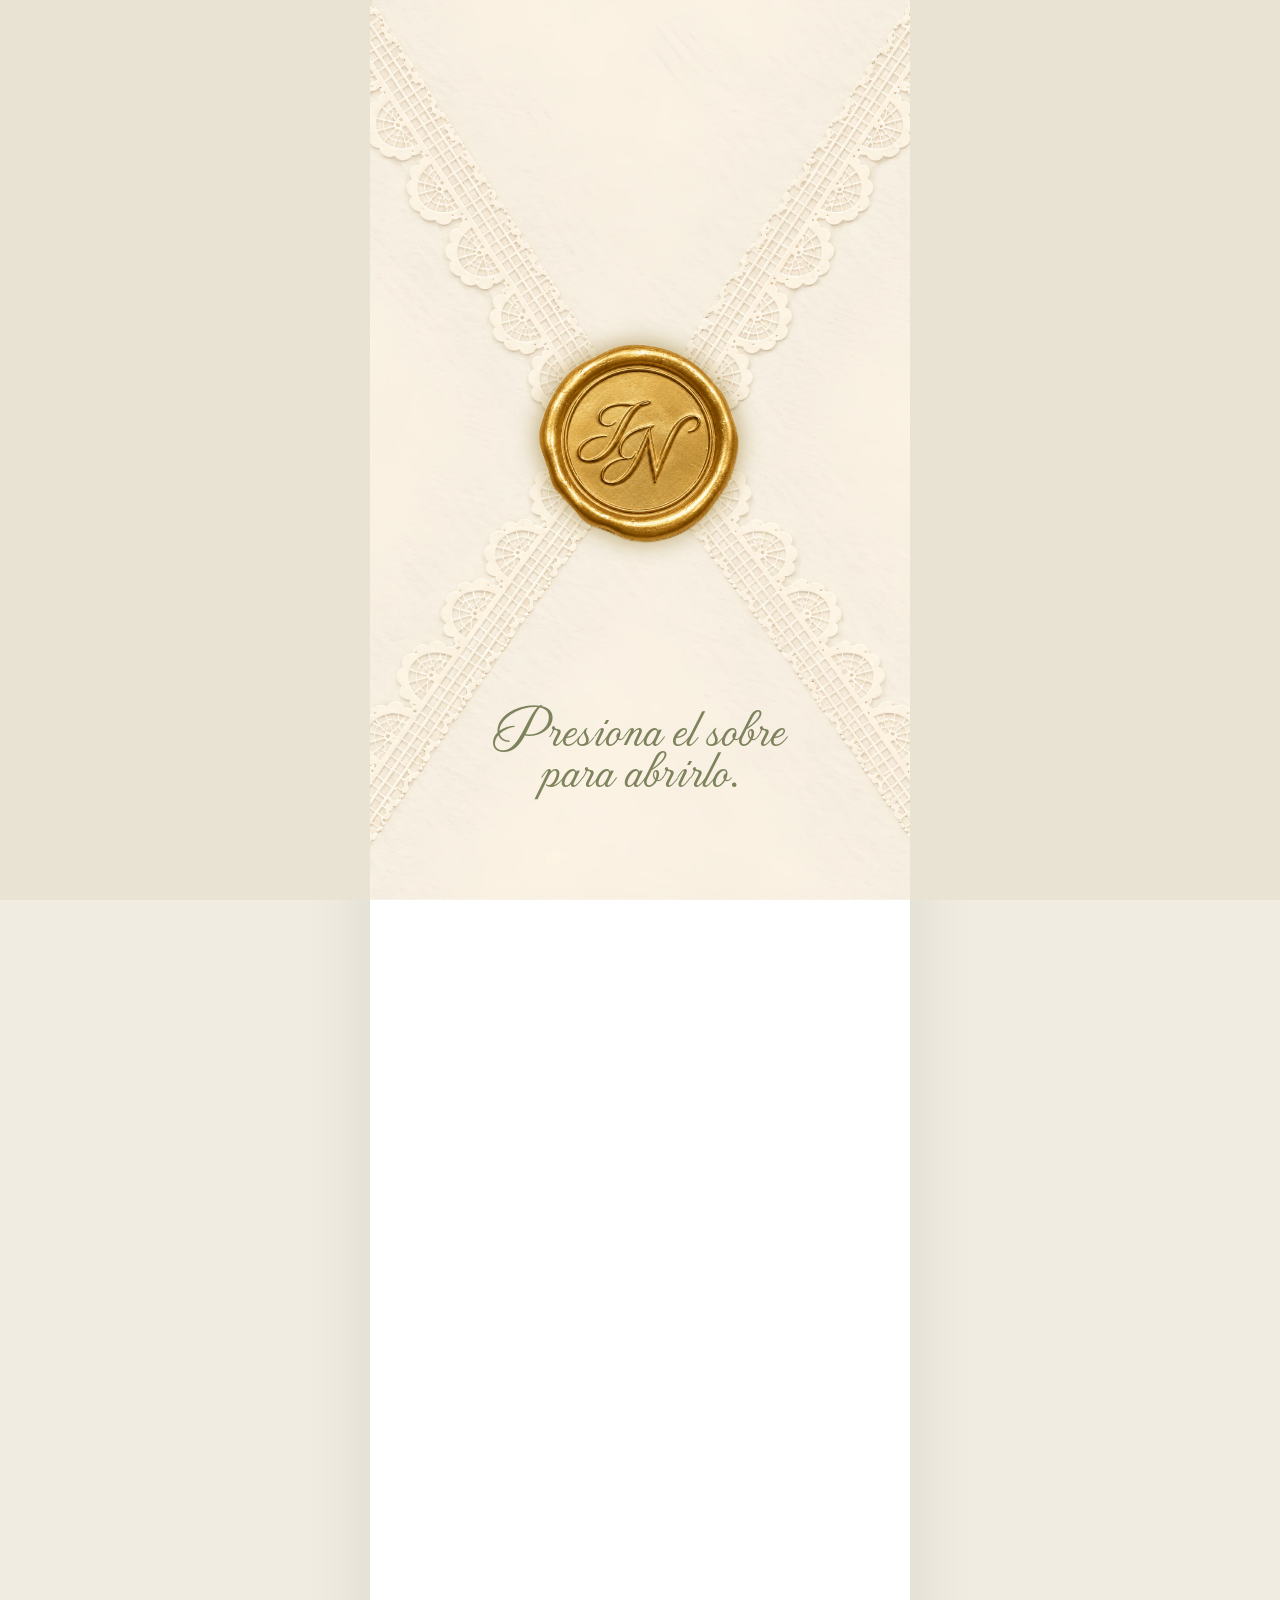
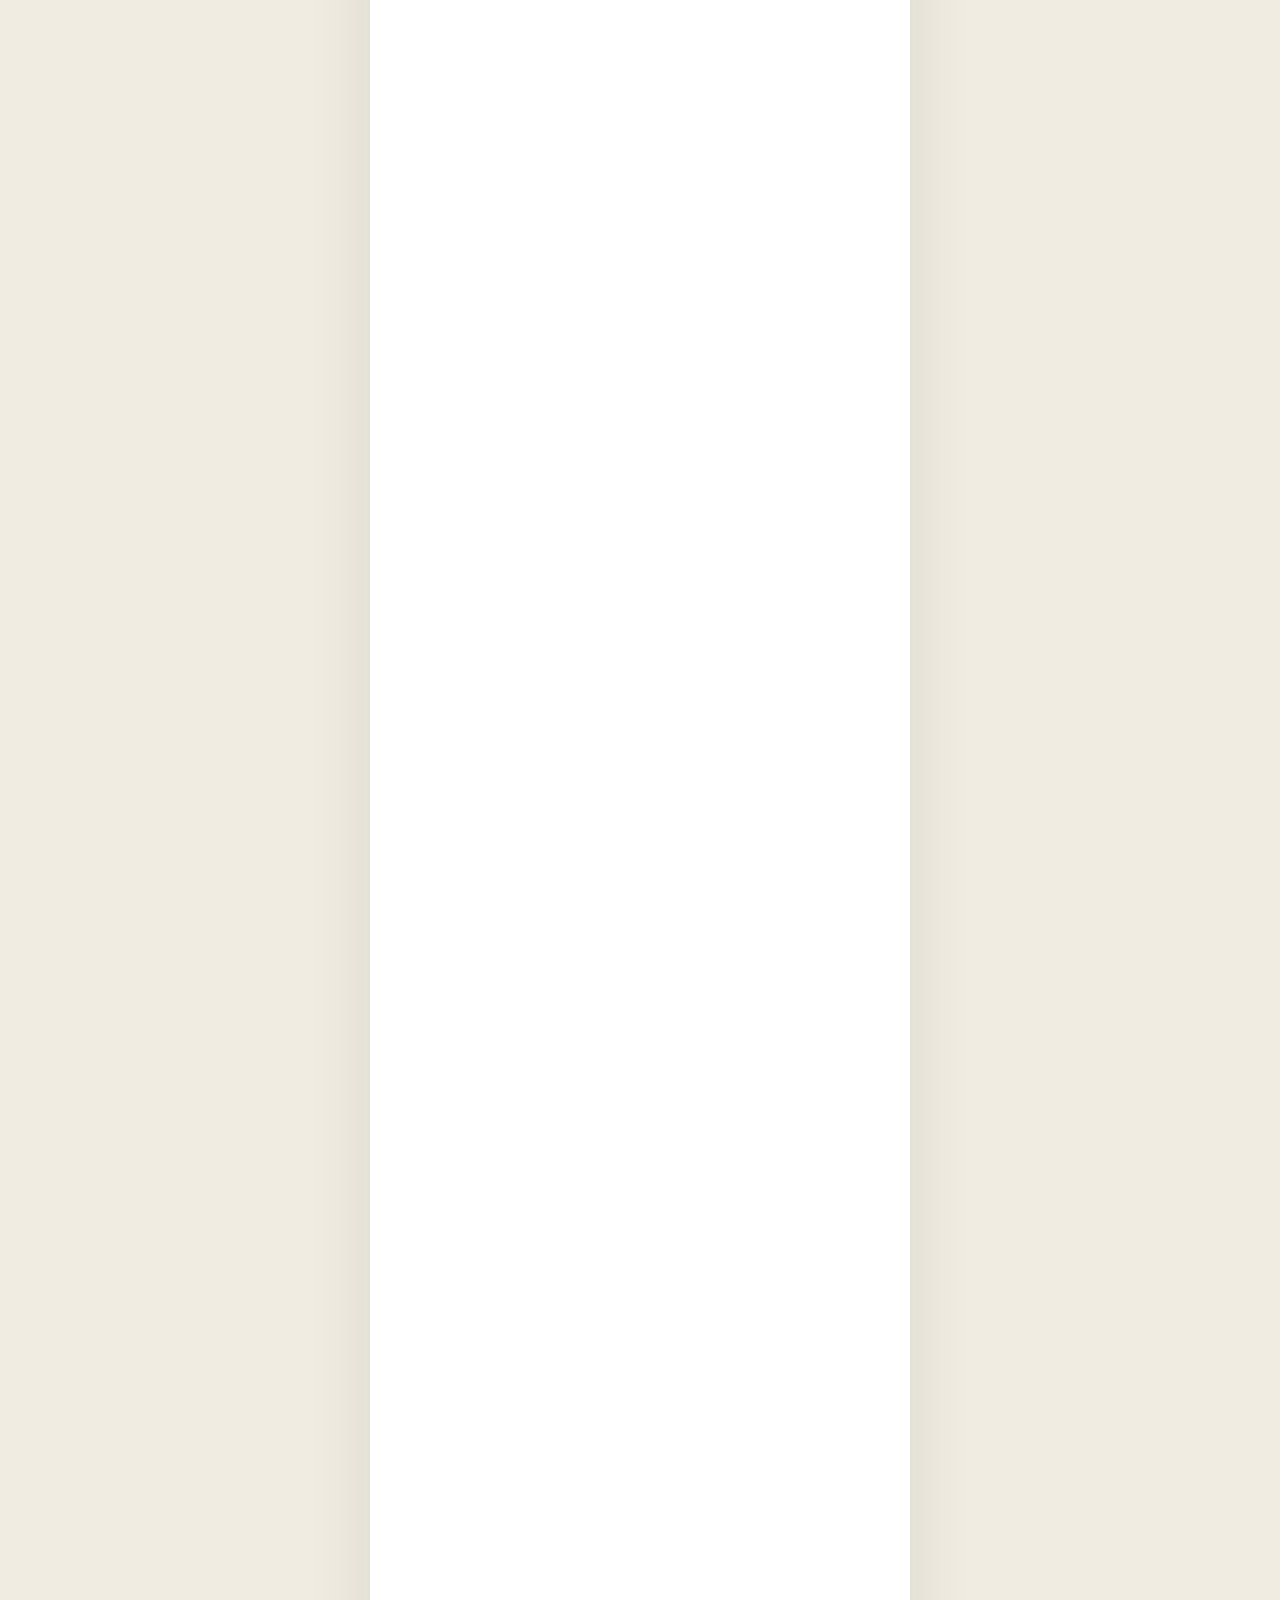
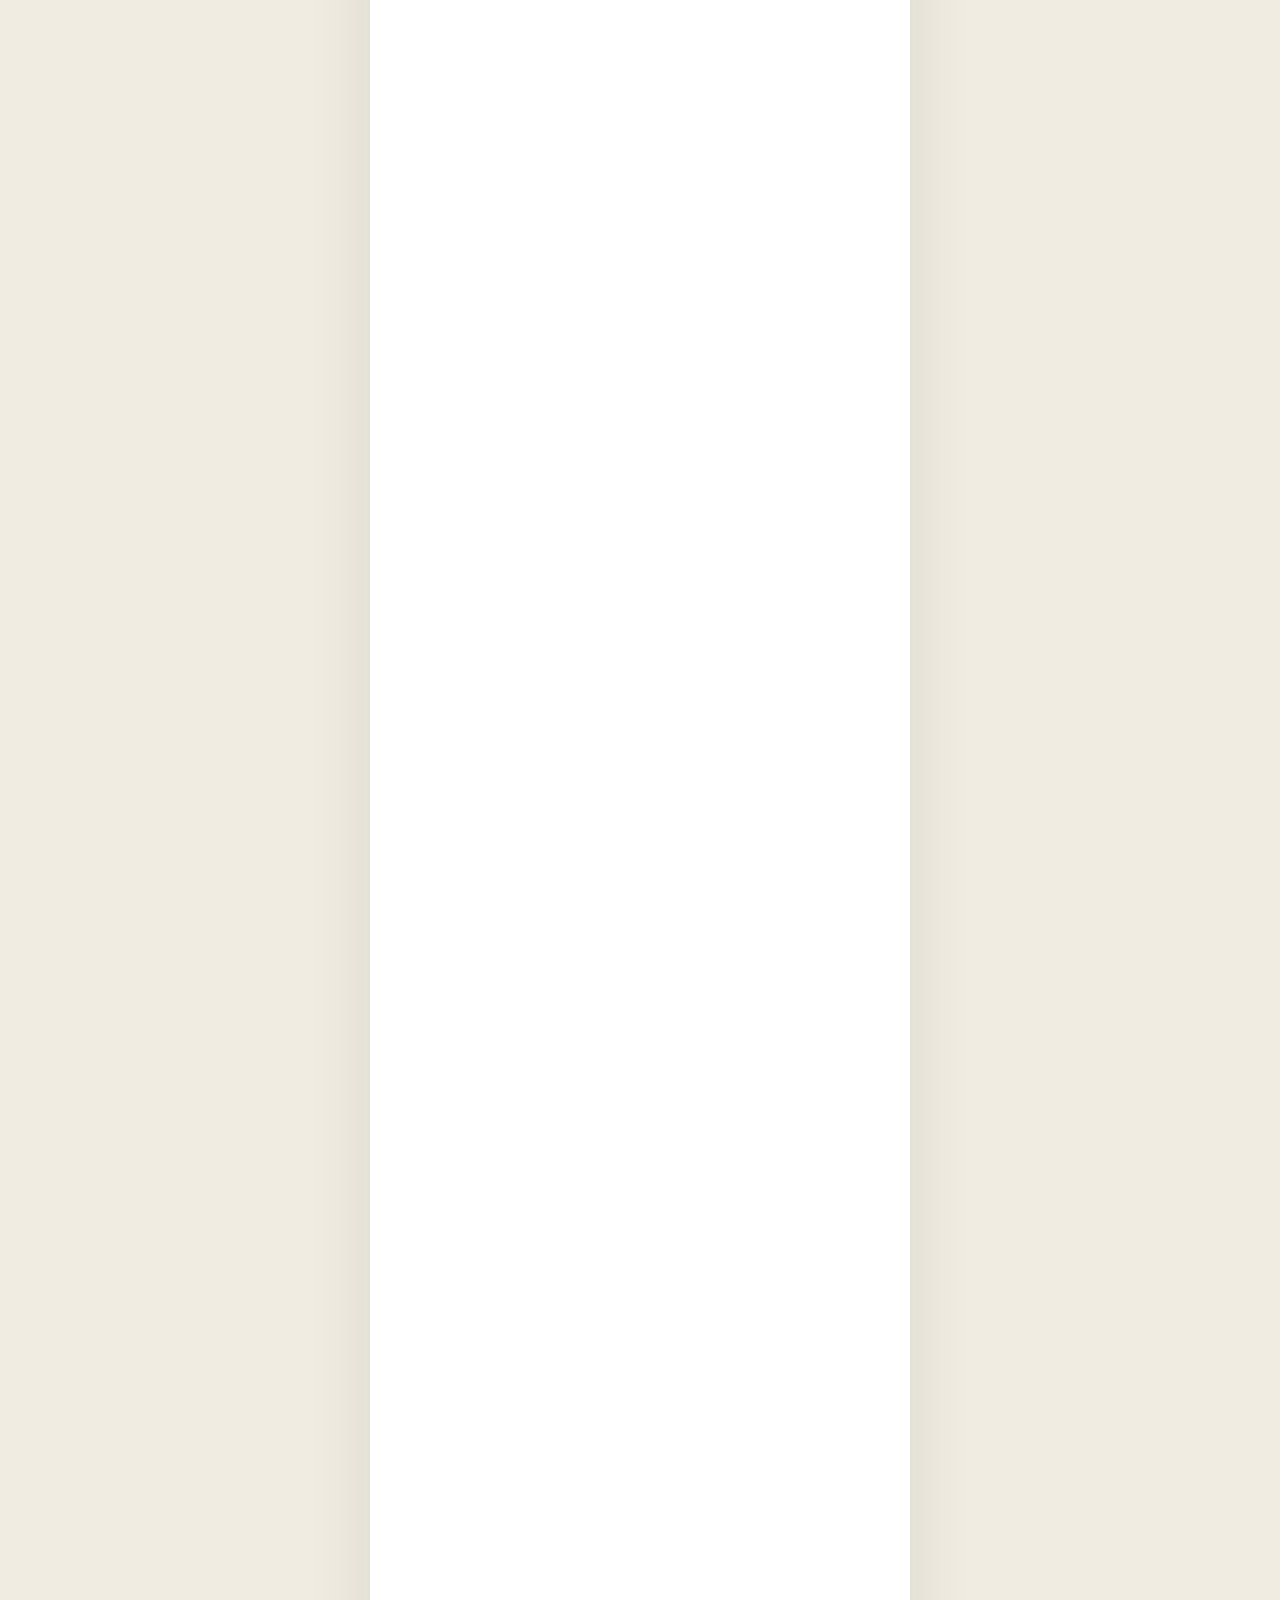
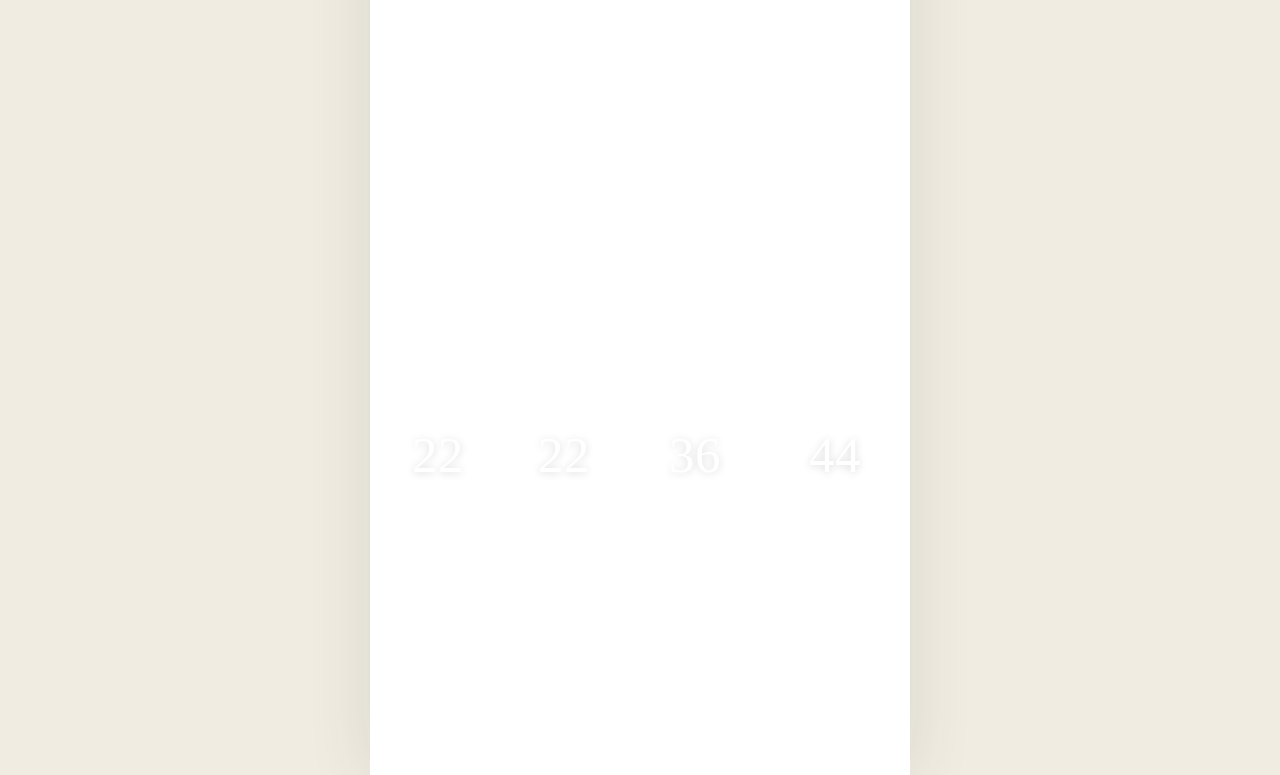
<file: index.html>
<!DOCTYPE html>
<html lang="es" class="preload">
<head>
<meta charset="utf-8">
<meta name="viewport" content="width=device-width, initial-scale=1">
<title>¡Nos casamos! · Invitación de boda</title>
<meta name="description" content="Estamos encantados de compartir con ustedes la alegría de este momento tan especial. 27 de diciembre · San Miguel.">
<meta name="theme-color" content="#7d825d">
<link rel="icon" type="image/png" href="assets/img/favicon.png">
<link rel="apple-touch-icon" href="assets/img/apple-touch-icon.png">
<!-- The design is light-only. These stop browsers' "force dark" modes (Chrome/Samsung on
     Android, Edge/Opera settings) and the Dark Reader extension from repainting it. -->
<meta name="color-scheme" content="only light">
<meta name="darkreader-lock">
<!-- Link previews (WhatsApp, Facebook, iMessage…) need absolute URLs: SITE_URL in tools/build_assets.py -->
<link rel="canonical" href="https://hsoul.ink/live-projects/letters/invitacion-boda-isaias-y-nicole/">
<meta property="og:type" content="website">
<meta property="og:url" content="https://hsoul.ink/live-projects/letters/invitacion-boda-isaias-y-nicole/">
<meta property="og:title" content="¡Nos casamos!">
<meta property="og:description" content="Te invitamos a celebrar con nosotros · 27 de diciembre · San Miguel">
<meta property="og:image" content="https://hsoul.ink/live-projects/letters/invitacion-boda-isaias-y-nicole/assets/img/og.jpg">
<meta property="og:image:width" content="1200">
<meta property="og:image:height" content="630">
<meta name="twitter:card" content="summary_large_image">
<link rel="preload" as="image" href="assets/img/intro_sobre.webp">
<link rel="preload" as="image" href="assets/img/intro_pareja.webp">
<link rel="preconnect" href="https://fonts.googleapis.com">
<link rel="preconnect" href="https://fonts.gstatic.com" crossorigin>
<!-- Poppins = player title. The serif text font is embedded in css/fonts.css -->
<link href="https://fonts.googleapis.com/css2?family=Poppins:wght@500;700&display=swap" rel="stylesheet">
<!-- hide the page until styles.css has applied (no flash of unstyled content) -->
<style>body{visibility:hidden}</style>
<link rel="stylesheet" href="css/fonts.css?v=71f4126f">
<link rel="stylesheet" href="css/styles.css?v=e9d64a41">
</head>
<body class="is-intro">

<!-- ===== Intro: envelope -> couple -> page ===== -->
<div class="intro" id="intro" aria-label="Invitación">
  <div class="stage">
    <div class="screen screen-sobre" id="screenSobre" role="button" tabindex="0" aria-label="Abrir la invitación">
      <div class="cover" style="--ar:1080/1493">
        <img src="assets/img/intro_sobre.webp" alt="" class="fill">
        <img src="assets/img/sello.webp" alt="" class="seal" style="left:33.8889%;top:37.4414%;width:31.8519%;height:23.0409%">
        <svg class="env-text" style="left:27.1296%;top:78.0978%;width:45.8333%;height:10.9176%" viewBox="293 1166 495 163" preserveAspectRatio="none"><text x="539.76" y="1235.22" font-size="81.25" text-anchor="middle" fill="#7d835d" class="v">Presiona el sobre</text><text x="539.76" y="1303.95" font-size="81.25" text-anchor="middle" fill="#7d835d" class="v">para abrirlo.</text></svg>
      </div>
    </div>
    <div class="screen screen-pareja" id="screenPareja" aria-hidden="true">
      <div class="cover" style="--ar:1080/1609">
        <img src="assets/img/intro_pareja.webp" alt="" class="fill">
      </div>
      <svg class="partners-text" style="top:7.2094%;--w:0.8741" viewBox="71 1708 944 194" preserveAspectRatio="none"><text x="368.50" y="1788.29" font-size="96.42" text-anchor="middle" fill="#ffffff" class="v">“Mr</text><text x="698.60" y="1788.29" font-size="96.42" text-anchor="middle" fill="#ffffff" class="v">Mrs.</text><text x="526.85" y="1791.18" font-size="67.80" text-anchor="middle" fill="#ffffff" class="v">&amp;</text><text x="537.48" y="1875.06" font-size="72.32" text-anchor="middle" fill="#ffffff" class="v">And So The Adventure Begins.”</text></svg>
    </div>
  </div>
</div>

<!-- ===== Main invitation ===== -->
<main class="page" id="page">
<section class="sec" id="player" style="aspect-ratio:1080/582">
  <img class="bg" src="assets/img/sec_player.webp" alt="" width="1080" height="582" loading="eager" decoding="async">
  <div class="el" style="left:41.8519%;top:25.9450%;width:26.3889%;height:12.3711%"><svg class="tsvg" viewBox="452 3589 285 72" preserveAspectRatio="none"><text x="523.28" y="3618.97" font-size="33.54" text-anchor="middle" fill="#ffffff" class="p" font-weight="700">Contigo</text><text x="594.80" y="3650.94" font-size="24.72" text-anchor="middle" fill="#ffffff" class="p" font-weight="500">Los Panchos - Contigo</text></svg></div>
  <img class="disc" id="disc" src="assets/img/disco.webp" alt="" style="left:9.8611%;top:19.7595%;width:29.8148%;height:55.3265%">
  <button class="pbtn" id="likeBtn" aria-label="Me gusta" aria-pressed="false" style="left:42.1296%;top:46.3918%;width:5.6481%;height:9.9656%"><svg viewBox="0 0 24 24"><path d="M12 21s-7.5-4.6-9.6-9.2C1 8.6 3 5 6.6 5c2.1 0 3.6 1.2 4.4 2.6h2C13.8 6.2 15.3 5 17.4 5 21 5 23 8.6 21.6 11.8 19.5 16.4 12 21 12 21z"/></svg></button>
  <button class="pbtn" id="prevBtn" aria-label="Retroceder 10 segundos" style="left:51.8519%;top:47.0790%;width:4.4444%;height:8.9347%"></button>
  <button class="play" id="playBtn" aria-label="Reproducir" style="left:58.7963%;top:43.6426%;width:8.3333%;height:15.4639%"><svg class="i-play" viewBox="0 0 24 24"><path d="M8 5.5v13l10.5-6.5z"/></svg><svg class="i-pause" viewBox="0 0 24 24"><path d="M7 5h3.6v14H7zM13.4 5H17v14h-3.6z"/></svg></button>
  <button class="pbtn" id="nextBtn" aria-label="Adelantar 10 segundos" style="left:69.6296%;top:47.0790%;width:4.4444%;height:8.9347%"></button>
  <a class="pbtn" id="dlBtn" href="#" download aria-label="Descargar la canción" style="left:78.8889%;top:46.9072%;width:4.9074%;height:9.1065%"></a>
  <div class="progress" style="left:42.7778%;top:63.2302%;width:40.5556%;height:6.1856%"><input type="range" id="seek" min="0" max="1000" value="0" step="1" aria-label="Posición de la canción"></div>
</section>
<section class="sec" id="saludo" style="aspect-ratio:1080/2208">
  <img class="bg" src="assets/img/sec_saludo.webp" alt="" width="1080" height="2208" loading="eager" decoding="async">
  <div class="el reveal" style="left:10.6481%;top:8.6504%;width:78.5185%;height:5.2083%;--d:0"><svg class="tsvg" viewBox="115 4211 848 115" preserveAspectRatio="none"><text x="539.03" y="4285.97" font-size="91.67" text-anchor="middle" fill="#ffffff" class="v">¡Querida familia y amigos!</text></svg></div>
  <div class="el reveal" style="left:8.1481%;top:14.1757%;width:83.5185%;height:14.8551%;--d:1"><svg class="tsvg" viewBox="88 4333 902 328" preserveAspectRatio="none"><text x="538.79" y="4370.53" font-size="50.00" text-anchor="middle" fill="#ffffff">¡Nos casamos!</text><text x="538.69" y="4450.47" font-size="33.33" text-anchor="middle" fill="#ffffff">Estamos encantados de compartir con ustedes la alegría de este</text><text x="538.69" y="4490.44" font-size="33.33" text-anchor="middle" fill="#ffffff">momento tan especial. Como Familia Guevara Cañas, queremos</text><text x="538.69" y="4530.41" font-size="33.33" text-anchor="middle" fill="#ffffff">invitarlos a acompañarnos a celebrar el inicio de esta nueva etapa y</text><text x="538.69" y="4570.38" font-size="33.33" text-anchor="middle" fill="#ffffff">a ser parte de uno de los días más importantes de nuestras vidas.</text><text x="538.69" y="4650.32" font-size="33.33" text-anchor="middle" fill="#ffffff">Será una alegría contar con su presencia y compartir juntos</text></svg></div>
  <div class="el reveal" style="left:13.3333%;top:27.3551%;width:73.2407%;height:3.1703%;--d:2"><svg class="tsvg" viewBox="144 4624 791 70" preserveAspectRatio="none"><text x="538.69" y="4690.29" font-size="33.33" text-anchor="middle" fill="#ffffff">este día inolvidable.</text></svg></div>
</section>
<section class="sec" id="ceremonia" style="aspect-ratio:1080/2012">
  <img class="bg" src="assets/img/sec_ceremonia.webp" alt="" width="1080" height="2012" loading="lazy" decoding="async">
  <div class="el fade" style="left:37.8704%;top:6.1133%;width:47.9630%;height:30.3678%;--d:0"><img src="assets/img/el_cer_foto.webp" alt="Foto de la pareja en la playa" loading="lazy" decoding="async"></div>
  <div class="el reveal" style="left:22.5000%;top:47.1670%;width:53.0556%;height:6.0139%;--d:1"><svg class="tsvg" viewBox="243 7177 573 121" preserveAspectRatio="none"><text x="533.39" y="7260.92" font-size="75.01" text-anchor="middle" fill="#676d4b" transform="rotate(-6.82 533.39 7260.92)">Nuestra ceremonia</text></svg></div>
  <div class="el reveal" style="left:25.5556%;top:52.0875%;width:51.2037%;height:8.6481%;--d:2"><svg class="tsvg" viewBox="276 7276 553 174" preserveAspectRatio="none"><text x="547.84" y="7400.69" font-size="125.00" text-anchor="middle" fill="#676d4b" transform="rotate(-6.78 547.84 7400.69)" class="v">Boda Civil</text></svg></div>
  <div class="el reveal" style="left:20.0000%;top:58.7475%;width:63.1481%;height:8.0020%;--d:3"><svg class="tsvg" viewBox="216 7410 682 161" preserveAspectRatio="none"><text x="559.21" y="7470.52" font-size="37.50" text-anchor="middle" fill="#676d4b" transform="rotate(-6.71 559.21 7470.52)">El comienzo de una nueva historia, unida por</text><text x="564.53" y="7515.23" font-size="37.50" text-anchor="middle" fill="#676d4b" transform="rotate(-6.71 564.53 7515.23)">el amor y la promesa de caminar juntos para</text><text x="569.86" y="7559.93" font-size="37.50" text-anchor="middle" fill="#676d4b" transform="rotate(-6.71 569.86 7559.93)">siempre.</text></svg></div>
</section>
<section class="sec" id="ubicacion" style="aspect-ratio:1080/1462">
  <img class="bg" src="assets/img/sec_ubicacion.webp" alt="" width="1080" height="1462" loading="lazy" decoding="async">
  <div class="el reveal" style="left:19.7212%;top:11.9072%;width:59.3519%;height:5.4612%;--d:0"><svg class="tsvg" viewBox="212.98939968265165 174.08321579689704 641.0 79.84203102961916" preserveAspectRatio="none"><text x="533.49" y="232.27" font-size="52.19" text-anchor="middle" fill="#ffffff" letter-spacing="-0.32">El evento se llevará a cabo en:</text></svg></div>
  <div class="el reveal" style="left:8.5896%;top:16.4491%;width:82.0370%;height:9.9530%;--d:1"><svg class="tsvg" viewBox="92.76756756756754 240.48648648648646 886.0 145.51351351351354" preserveAspectRatio="none"><text x="535.77" y="349.19" font-size="102.70" text-anchor="middle" fill="#ffffff" letter-spacing="-0.25" class="v">El Jardín Casa Rosada</text></svg></div>
  <div class="el reveal" style="left:13.7968%;top:24.8388%;width:72.1296%;height:16.7281%;--d:2"><svg class="tsvg" viewBox="149.00525412087904 363.1433296582139 779.0 244.56436264947837" preserveAspectRatio="none"><text x="534.00" y="420.96" font-size="51.82" text-anchor="middle" fill="#ffffff" letter-spacing="-0.20">en casa de la Sra. Doris Campos.</text><text x="537.52" y="510.49" font-size="69.87" text-anchor="middle" fill="#ffffff">A las 3:30 p.m.</text><rect x="324.00" y="524.00" width="430.00" height="4.00" fill="#ffffff"/><text x="538.51" y="584.89" font-size="56.04" text-anchor="middle" fill="#ffffff" letter-spacing="-0.48">Residencial Riverside, San Miguel</text></svg></div>
  <button type="button" class="el reveal ubi-btn" id="ubiBtn" aria-haspopup="dialog" aria-controls="ubiModal" style="left:15.9259%;top:48.7688%;width:68.8889%;height:6.9083%;--d:3;--rad:25"><img src="assets/img/el_ubi_boton.webp" alt="" loading="lazy" decoding="async"><svg class="tsvg" viewBox="172 713 744 101" preserveAspectRatio="none"><text x="547.51" y="780.22" font-size="52.11" text-anchor="middle" fill="#7b845b" letter-spacing="-0.58">Ver ubicación</text></svg><span class="sr">Ver ubicación</span></button>
</section>
<section class="sec" id="nota" style="aspect-ratio:1080/1404">
  <img class="bg" src="assets/img/sec_nota.webp" alt="" width="1080" height="1404" loading="lazy" decoding="async">
  <div class="el reveal" style="left:21.8519%;top:10.4701%;width:21.2037%;height:10.8974%;--d:0"><svg class="tsvg" viewBox="236 9871 229 153" preserveAspectRatio="none"><text x="336.67" y="9941.80" font-size="83.40" text-anchor="middle" fill="#64694b" transform="rotate(-0.20 336.67 9941.80)" class="v">Nota</text><text x="345.19" y="9998.96" font-size="83.40" text-anchor="middle" fill="#64694b" transform="rotate(-0.20 345.19 9998.96)" class="v">especial</text></svg></div>
  <div class="el reveal" style="left:17.0370%;top:20.7977%;width:30.6481%;height:9.5442%;--d:1"><svg class="tsvg" viewBox="184 10016 331 134" preserveAspectRatio="none"><text x="349.30" y="10046.44" font-size="38.12" text-anchor="middle" fill="#64694b" transform="rotate(-0.22 349.30 10046.44)">Les pedimos</text><text x="349.44" y="10092.20" font-size="38.12" text-anchor="middle" fill="#64694b" transform="rotate(-0.22 349.44 10092.20)">amablemente evitar</text><text x="349.58" y="10137.95" font-size="38.12" text-anchor="middle" fill="#64694b" transform="rotate(-0.22 349.58 10137.95)">los siguientes colores</text></svg></div>
  <div class="el pop" style="left:17.5926%;top:31.4103%;width:14.1667%;height:10.8974%;--d:2"><img src="assets/img/el_color_1.webp" alt="Blanco" loading="lazy" decoding="async"></div>
  <div class="el pop" style="left:32.2222%;top:31.4103%;width:13.9815%;height:10.7550%;--d:3"><img src="assets/img/el_color_2.webp" alt="Rojo" loading="lazy" decoding="async"></div>
  <div class="el pop" style="left:17.6852%;top:43.0199%;width:14.1667%;height:10.8262%;--d:0"><img src="assets/img/el_color_3.webp" alt="Beige" loading="lazy" decoding="async"></div>
  <div class="el pop" style="left:32.3148%;top:42.9487%;width:13.8889%;height:10.7550%;--d:1"><img src="assets/img/el_color_4.webp" alt="Verde olivo" loading="lazy" decoding="async"></div>
  <div class="el reveal" style="left:44.5370%;top:61.3248%;width:38.8889%;height:8.3333%;--d:2"><svg class="tsvg" viewBox="481 10585 420 117" preserveAspectRatio="none"><text x="689.81" y="10666.17" font-size="99.98" text-anchor="middle" fill="#64694b" transform="rotate(-0.17 689.81 10666.17)" class="v">Sugerencia</text></svg></div>
  <div class="el reveal" style="left:48.4259%;top:69.2308%;width:32.1296%;height:3.5613%;--d:3"><svg class="tsvg" viewBox="523 10696 347 50" preserveAspectRatio="none"><text x="697.26" y="10742.05" font-size="62.49" text-anchor="middle" fill="#64694b" transform="rotate(-0.13 697.26 10742.05)" font-style="italic">DE REGALO</text></svg></div>
  <div class="el reveal" style="left:38.0556%;top:74.0741%;width:51.7593%;height:7.6211%;--d:0"><svg class="tsvg" viewBox="411 10764 559 107" preserveAspectRatio="none"><text x="690.23" y="10790.87" font-size="31.24" text-anchor="middle" fill="#64694b" transform="rotate(-0.27 690.23 10790.87)">Tu presencia es nuestro regalo más especial.</text><text x="690.35" y="10828.38" font-size="31.24" text-anchor="middle" fill="#64694b" transform="rotate(-0.27 690.35 10828.38)">Si deseas acompañarnos con un detalle, será</text><text x="690.47" y="10865.90" font-size="31.24" text-anchor="middle" fill="#64694b" transform="rotate(-0.27 690.47 10865.90)">recibido con mucho cariño en un sobre.</text></svg></div>
</section>
<section class="sec" id="foto" style="aspect-ratio:1080/708">
  <img class="bg" src="assets/img/sec_foto.webp" alt="" width="1080" height="708" loading="lazy" decoding="async">
  
</section>
<section class="sec" id="rsvp" style="aspect-ratio:1080/1400">
  <img class="bg" src="assets/img/sec_rsvp.webp" alt="" width="1080" height="1400" loading="lazy" decoding="async">
  <form id="rsvpForm" class="rsvp-form" novalidate>
  <div class="el reveal" style="left:23.3333%;top:9.7143%;width:54.2593%;height:10.3571%;--d:0"><svg class="tsvg" viewBox="252 11972 586 145" preserveAspectRatio="none"><text x="542.03" y="12073.49" font-size="125.00" text-anchor="middle" fill="#ffffff" class="v">Confirmación</text></svg></div>
  <div class="el reveal" style="left:11.9444%;top:21.9286%;width:79.7222%;height:11.3571%;--d:1"><svg class="tsvg" viewBox="129 12143 861 159" preserveAspectRatio="none"><text x="559.01" y="12169.65" font-size="34.03" text-anchor="middle" fill="#ffffff" letter-spacing="-0.28">Para preparar cada detalle de nuestra celebración y garantizar</text><text x="558.99" y="12209.72" font-size="34.18" text-anchor="middle" fill="#ffffff" letter-spacing="-0.36">la comodidad de todos nuestros invitados, te pedimos completar</text><text x="558.51" y="12249.66" font-size="33.61" text-anchor="middle" fill="#ffffff" letter-spacing="-0.11">nuestro formulario de confirmación antes del</text><text x="558.50" y="12290.55" font-size="33.94" text-anchor="middle" fill="#ffffff" letter-spacing="-0.21" font-style="italic" font-weight="700">15 de diciembre de 2026.</text><rect x="388.00" y="12293.61" width="341.00" height="2.04" fill="#ffffff"/></svg></div>
  <div class="el reveal f-rsvp_label" style="left:7.8704%;top:38.8571%;width:13.8889%;height:2.2143%;--d:2"><svg class="tsvg" viewBox="85 12380 150 31" preserveAspectRatio="none"><text x="160.00" y="12406.61" font-size="33.33" text-anchor="middle" fill="#ffffff">Tu nombre</text></svg></div>
  <div class="el reveal f-rsvp_linea" style="left:7.2222%;top:43.6429%;width:87.4074%;height:0.9286%;--d:3"><img src="assets/img/el_rsvp_linea.webp" alt="" loading="lazy" decoding="async"></div>
  <div class="el reveal f-rsvp_pregunta" style="left:7.8704%;top:49.9286%;width:45.0926%;height:2.6429%;--d:0"><svg class="tsvg" viewBox="85 12535 487 37" preserveAspectRatio="none"><text x="328.53" y="12561.61" font-size="33.33" text-anchor="middle" fill="#ffffff">¿Nos acompañarás en nuestra boda?</text></svg></div>
  <div class="el reveal f-rsvp_si" style="left:15.0000%;top:54.7143%;width:32.7778%;height:2.6429%;--d:1"><svg class="tsvg" viewBox="162 12602 354 37" preserveAspectRatio="none"><text x="338.81" y="12628.67" font-size="33.33" text-anchor="middle" fill="#ffffff">¡Acepto con mucho gusto!</text></svg></div>
  <div class="el reveal f-rsvp_no" style="left:14.7222%;top:58.5714%;width:43.6111%;height:2.6429%;--d:2"><svg class="tsvg" viewBox="159 12656 471 37" preserveAspectRatio="none"><text x="395.26" y="12682.72" font-size="33.33" text-anchor="middle" fill="#ffffff">Lamentablemente, no podré asistir.</text></svg></div>
  <div class="el reveal f-rsvp_radio_si" style="left:9.2593%;top:53.9286%;width:4.7222%;height:3.6429%;--d:3"><img src="assets/img/el_rsvp_radio_si.webp" alt="" loading="lazy" decoding="async"></div>
  <div class="el reveal f-rsvp_radio_no" style="left:9.2593%;top:57.7857%;width:4.7222%;height:3.6429%;--d:0"><img src="assets/img/el_rsvp_radio_no.webp" alt="" loading="lazy" decoding="async"></div>
  <button class="el reveal f-rsvp_boton" type="submit" id="rsvpSubmit" style="left:18.6111%;top:67.7857%;width:68.3333%;height:7.4286%;--d:1"><img src="assets/img/el_rsvp_boton.webp" alt="" loading="lazy" decoding="async"><svg class="tsvg" viewBox="201 12785 738 104" preserveAspectRatio="none"><text x="570.14" y="12851.20" font-size="50.00" text-anchor="middle" fill="#7d835d">Enviar</text></svg></button>
  <input class="name" id="rsvpName" name="nombre" autocomplete="name" required aria-label="Tu nombre" style="left:7.7778%;top:37.8571%;width:86.6667%;height:6.0000%">
  <label class="opt" style="left:7.7778%;top:54.1429%;width:84.8148%;height:3.7143%"><input type="radio" name="asistencia" value="si" required><span class="dot" style="left:4.367%"></span><span class="sr">¡Acepto con mucho gusto!</span></label>
  <label class="opt" style="left:7.7778%;top:57.8571%;width:84.8148%;height:3.7143%"><input type="radio" name="asistencia" value="no"><span class="dot" style="left:4.367%"></span><span class="sr">Lamentablemente, no podré asistir.</span></label>
  <div class="rsvp-msg" id="rsvpMsg" role="status" aria-live="polite" style="left:7.4074%;top:37.4286%;width:85.1852%;height:38.5714%"></div>
  </form>
</section>
<section class="sec" id="cuenta" style="aspect-ratio:1080/1373">
  <img class="bg" src="assets/img/sec_cuenta.webp" alt="" width="1080" height="1373" loading="lazy" decoding="async">
  <div class="el reveal" style="left:10.3704%;top:29.6431%;width:78.4259%;height:16.5331%;--d:0"><svg class="tsvg" viewBox="112 13643 847 227" preserveAspectRatio="none"><text x="534.12" y="13742.09" font-size="110.80" text-anchor="middle" fill="#ffffff" transform="translate(534.12 13742.09) scale(1 1.0772) translate(-534.12 -13742.09)" class="v">Nuestro para siempre</text><text x="534.12" y="13828.02" font-size="110.80" text-anchor="middle" fill="#ffffff" transform="translate(534.12 13828.02) scale(1 1.0772) translate(-534.12 -13828.02)" class="v">empieza en...</text></svg></div>
  <div class="el reveal" style="left:8.4259%;top:59.1406%;width:86.6667%;height:3.8602%;--d:1"><svg class="tsvg" viewBox="91 14048 936 53" preserveAspectRatio="none"><text x="139.74" y="14086.39" font-size="50.00" text-anchor="middle" fill="#ffffff">Días</text><text x="394.74" y="14086.39" font-size="50.00" text-anchor="middle" fill="#ffffff">Horas</text><text x="650.13" y="14086.39" font-size="50.00" text-anchor="middle" fill="#ffffff">Minutos</text><text x="928.07" y="14086.39" font-size="50.00" text-anchor="middle" fill="#ffffff">Segundos</text></svg></div>
  <div class="cd" style="left:0.0000%;top:49.4538%;width:100.0000%;height:8.0117%" aria-live="off"><span class="num" id="cd-d" style="left:12.685%">00</span><span class="num" id="cd-h" style="left:35.926%">00</span><span class="num" id="cd-m" style="left:60.185%">00</span><span class="num" id="cd-s" style="left:86.019%">00</span><span class="colon" style="left:25.463%">:</span><span class="colon" style="left:46.574%">:</span><span class="colon" style="left:72.222%">:</span></div>
</section>
</main>

<!-- ===== Location photo modal ===== -->
<dialog class="modal" id="ubiModal" aria-label="Ubicación del evento">
  <div class="modal-card">
    <img class="modal-photo" data-src="assets/img/ubi_casa.webp" alt="Fachada de la casa donde será el evento" width="1200" height="1100">
    <div class="modal-actions">
      <a class="mbtn primary" id="mapsLink" href="#" target="_blank" rel="noopener"><svg viewBox="0 0 24 24" aria-hidden="true"><path d="M12 2a7 7 0 0 0-7 7c0 5.2 7 13 7 13s7-7.8 7-13a7 7 0 0 0-7-7zm0 9.5a2.5 2.5 0 1 1 0-5 2.5 2.5 0 0 1 0 5z"/></svg>Ver en Google Maps</a>
      <button type="button" class="mbtn" id="ubiClose">Cerrar</button>
    </div>
  </div>
</dialog>

<audio id="song" preload="auto" loop></audio>
<div class="toast" id="toast" role="status" aria-live="polite"></div>

<script src="js/config.js?v=1e8239b9"></script>
<script src="js/main.js?v=67bd4c9b"></script>
</body>
</html>
</file>
<file: css/fonts.css>
/* Generated by tools/build_assets.py from tools/fonts/ */
@font-face {
  font-family: "Verandah Reverie";
  src: url([data-uri]) format("woff2");
  font-display: block;
}
@font-face {
  font-family: "Invite Serif";
  font-style: normal;
  font-weight: 400;
  src: local("Times New Roman"), local("TimesNewRomanPSMT"),
       url([data-uri]) format("woff2");
}
@font-face {
  font-family: "Invite Serif";
  font-style: italic;
  font-weight: 400;
  src: local("Times New Roman Italic"), local("TimesNewRomanPS-ItalicMT"),
       url([data-uri]) format("woff2");
}
@font-face {
  font-family: "Invite Serif";
  font-style: italic;
  font-weight: 700;
  src: local("Times New Roman Bold Italic"), local("TimesNewRomanPS-BoldItalicMT"),
       url([data-uri]) format("woff2");
}
</file>
<file: css/styles.css>
/* =========================================================================
   Wedding invitation
   Coordinates come from the 1080px-wide design; every section is a
   container, so 1 design px = (100cqw / 1080).
   ========================================================================= */
:root {
  color-scheme: only light;        /* the design is light-only: opt out of forced dark modes */
  --col: min(100vw, 540px);
  --green: rgb(126, 130, 95);
  --green-dark: rgb(106, 111, 79);
  --cream: #f0ece2;
  --serif: "Invite Serif", "Times New Roman", Times, serif;   /* see css/fonts.css: real Times where present, else Tinos */
  --px: calc(100cqw / 1080);          /* one design pixel (inside a .sec) */
}
*, *::before, *::after { box-sizing: border-box; }
html, body { margin: 0; }
html { -webkit-text-size-adjust: 100%; text-size-adjust: 100%; }
body {
  visibility: visible;            /* pairs with the inline guard in <head> */
  background: var(--cream) radial-gradient(ellipse at top, #f7f4ec, var(--cream) 70%) fixed;
  font-family: var(--serif);
  -webkit-tap-highlight-color: transparent;
}
body.is-intro { overflow: hidden; height: 100svh; }
img { display: block; max-width: 100%; }
button { font: inherit; color: inherit; }
.sr { position: absolute; width: 1px; height: 1px; overflow: hidden; clip-path: inset(50%); white-space: nowrap; }

/* ---------------- page column ---------------- */
.page {
  width: var(--col);
  margin: 0 auto;
  background: #fff;
  box-shadow: 0 0 60px rgba(60, 60, 40, .12);
  overflow: hidden;
}
.sec {
  position: relative;
  width: 100%;
  container-type: inline-size;
  overflow: hidden;
}
.sec > .bg {
  position: absolute; inset: 0;
  width: 100%; height: 100%;
  opacity: 0;
  transition: opacity 1s ease;
}
.sec.in > .bg { opacity: 1; }

.el { position: absolute; margin: 0; padding: 0; }
.el img { position: absolute; inset: 0; width: 100%; height: 100%; }

/* ---------------- live text ----------------
   Lines are SVG <text> in design pixels (see tools/build_assets.py) */
.tsvg { position: absolute; inset: 0; width: 100%; height: 100%; overflow: visible; pointer-events: none; }
.tsvg text { font-family: var(--serif); font-kerning: normal; }
.tsvg .p, .env-text .p, .partners-text .p { font-family: Poppins, system-ui, sans-serif; }
svg .v { font-family: "Verandah Reverie", cursive; font-kerning: normal; }
.env-text, .partners-text { overflow: visible; pointer-events: none; }

/* ---------------- scroll reveals ---------------- */
.reveal, .fade, .pop { will-change: opacity, transform; }
.reveal {
  opacity: 0;
  transform: translateY(calc(28 * var(--px)));
  transition: opacity .9s ease, transform 1s cubic-bezier(.2, .7, .2, 1);
  transition-delay: calc(var(--d, 0) * 120ms + 100ms);
}
.fade { opacity: 0; transition: opacity 1.6s ease .1s; }
.pop {
  opacity: 0;
  transform: scale(.55) rotate(-8deg);
  transition: opacity .5s ease, transform .8s cubic-bezier(.3, 1.6, .5, 1);
  transition-delay: calc(var(--d, 0) * 140ms + 150ms);
}
.reveal.in, .fade.in, .pop.in { opacity: 1; transform: none; }

/* ---------------- intro ----------------
   Load-safe: centring uses the `translate` property (never animated) and every
   transition lives on the state class that triggers it, so nothing can animate
   while the page is still loading (that's what made the couple photo slide in
   from the bottom-right corner on a first visit). */
.intro {
  position: fixed; inset: 0; z-index: 50;
  display: flex; justify-content: center;
  background: #e9e3d4;
}
.intro.leaving { opacity: 0; pointer-events: none; transition: opacity 2.2s ease; }
.intro.leaving.skip { transition-duration: .6s; }
.stage {
  position: relative;
  width: var(--col); height: 100%;
  overflow: hidden;
  container-type: size;
}
.screen { position: absolute; inset: 0; overflow: hidden; }
.cover {
  position: absolute; left: 50%; top: 50%;
  width: max(100cqw, calc(100cqh * var(--ar)));
  aspect-ratio: var(--ar);
  translate: -50% -50%;
}
.cover .fill { position: absolute; inset: 0; width: 100%; height: 100%; }

.screen-sobre { cursor: pointer; outline: none; }
.screen-sobre .seal { position: absolute; animation: sealPulse 2.6s ease-in-out infinite; }
.screen-sobre .env-text { position: absolute; animation: breathe 2.6s ease-in-out infinite; }
.screen-sobre:focus-visible .seal { filter: drop-shadow(0 0 12px rgba(150, 120, 40, .7)); }
@keyframes sealPulse { 0%, 100% { transform: scale(1); } 50% { transform: scale(1.045); } }
@keyframes breathe { 0%, 100% { opacity: 1; } 50% { opacity: .55; } }

.intro.opening .seal { animation: sealOpen .65s cubic-bezier(.3, 0, .2, 1) forwards; }
.intro.opening .env-text { animation: none; opacity: 0; transition: opacity .3s; }
.intro.opening .screen-sobre { opacity: 0; scale: 1.06; transition: opacity .8s ease .25s, scale 1s ease .25s; }
@keyframes sealOpen {            /* only grows, so the printed seal underneath never peeks out */
  0% { transform: scale(1.04); filter: brightness(1); }
  30% { transform: scale(1.14); filter: brightness(1.15); }
  100% { transform: scale(1.45); opacity: 0; }
}

.screen-pareja { opacity: 0; visibility: hidden; pointer-events: none; }
.screen-pareja .cover { scale: 1.1; }
.partners-text {
  position: absolute; left: 50%;
  width: min(92cqw, calc(var(--w) * max(100cqw, 100cqh * 1080 / 1609)));
  opacity: 0;
  translate: -50% 14px;
}
.intro.show-pareja .screen-pareja { opacity: 1; visibility: visible; transition: opacity 2.4s ease; }
.intro.show-pareja .screen-pareja .cover { scale: 1; transition: scale 9s cubic-bezier(.2, .6, .2, 1); }
.intro.show-pareja .partners-text {
  opacity: 1; translate: -50% 0;
  transition: opacity 2.2s ease 1.2s, translate 2.6s cubic-bezier(.2, .7, .2, 1) 1.2s;
}

/* until the page has loaded, nothing transitions (belt and braces for the above) */
.preload *, .preload *::before, .preload *::after { transition: none !important; }

/* ---------------- music player ---------------- */
.disc {
  position: absolute;
  animation: spin 5s linear infinite;
  animation-play-state: paused;
}
body.playing .disc { animation-play-state: running; }
@keyframes spin { to { transform: rotate(360deg); } }

.play, .pbtn {
  position: absolute;
  border: 0; padding: 0; margin: 0;
  border-radius: 50%;
  cursor: pointer;
  display: grid; place-items: center;
  touch-action: manipulation;
}
.play { background: var(--green); transition: transform .15s ease, background .2s; }
.play:hover { background: var(--green-dark); }
.play:active { transform: scale(.92); }
.play svg { width: 46%; height: 46%; fill: rgb(240, 237, 231); }
.play .i-pause, body.playing .play .i-play { display: none; }
body.playing .play .i-pause { display: block; }

.pbtn { background: transparent; transition: background .2s, transform .15s; }
.pbtn:hover { background: rgba(126, 130, 95, .1); }
.pbtn:active { transform: scale(.88); background: rgba(126, 130, 95, .18); }
#likeBtn svg { width: 75%; height: 75%; fill: var(--green); opacity: 0; transform: scale(.4); transition: opacity .2s, transform .35s cubic-bezier(.3, 1.8, .5, 1); }
#likeBtn[aria-pressed="true"] svg { opacity: 1; transform: scale(1); }
.play:focus-visible, .pbtn:focus-visible { outline: 2px solid var(--green); outline-offset: 2px; }

.progress { position: absolute; display: flex; align-items: center; }
.progress input {
  --p: 0%;
  -webkit-appearance: none; appearance: none;
  width: 100%; height: calc(36 * var(--px)); margin: 0;
  background: linear-gradient(var(--green), var(--green)) 0 50% / var(--p) calc(3 * var(--px)) no-repeat,
              linear-gradient(rgba(126, 130, 95, .55), rgba(126, 130, 95, .55)) 0 50% / 100% calc(2 * var(--px)) no-repeat;
  cursor: pointer;
  touch-action: none;
}
.progress input::-webkit-slider-thumb {
  -webkit-appearance: none; appearance: none;
  width: calc(24 * var(--px)); height: calc(24 * var(--px));
  min-width: 9px; min-height: 9px;
  border-radius: 50%; background: var(--green); border: 0;
}
.progress input::-moz-range-thumb {
  width: calc(24 * var(--px)); height: calc(24 * var(--px));
  border-radius: 50%; background: var(--green); border: 0;
}
.progress input:focus-visible { outline: 2px solid var(--green); outline-offset: 2px; }

/* ---------------- location button + modal ---------------- */
/* the white shape is an image (like the RSVP button) so no dark mode can recolour it */
.ubi-btn {
  border: 0; padding: 0; cursor: pointer;
  background: none;
  border-radius: calc(var(--rad) * var(--px));
  touch-action: manipulation;
}
.ubi-btn img { transition: filter .2s; }
.ubi-btn:hover img { filter: drop-shadow(0 4px 10px rgba(0, 0, 0, .18)); }
.ubi-btn:active { scale: .97; }
.ubi-btn:focus-visible { outline: 2px solid #fff; outline-offset: 3px; }

.modal {
  border: 0; padding: 0; margin: auto;
  width: min(92vw, 440px); max-height: 92svh;
  background: transparent; overflow: visible;
}
.modal::backdrop { background: rgba(28, 31, 18, .62); backdrop-filter: blur(3px); }
.modal[open] { animation: modalIn .35s cubic-bezier(.2, .8, .2, 1); }
.modal[open]::backdrop { animation: fadeIn .35s ease; }
.modal.closing { animation: modalOut .22s ease forwards; }
.modal.closing::backdrop { animation: fadeOut .22s ease forwards; }
@keyframes modalIn { from { opacity: 0; translate: 0 16px; scale: .97; } }
@keyframes modalOut { to { opacity: 0; translate: 0 10px; scale: .98; } }
@keyframes fadeIn { from { opacity: 0; } }
@keyframes fadeOut { to { opacity: 0; } }
.modal-card {
  background: #f6f2e8;
  border-radius: 18px;
  overflow: hidden;
  box-shadow: 0 20px 60px rgba(0, 0, 0, .35);
  display: flex; flex-direction: column;
  max-height: 92svh;
}
.modal-photo {
  width: 100%; height: auto;
  max-height: calc(92svh - 150px);
  object-fit: cover;
  background: #ddd8cc;
  min-height: 0;
}
.modal-actions { display: grid; gap: 10px; padding: 16px; }
.mbtn {
  display: flex; align-items: center; justify-content: center; gap: 8px;
  min-height: 48px; padding: 0 18px;
  border-radius: 12px;
  font: 18px/1 var(--serif);
  text-decoration: none; cursor: pointer;
  border: 1.5px solid var(--green); background: transparent; color: var(--green-dark);
  touch-action: manipulation;
}
.mbtn.primary { background: var(--green); color: #fff; border-color: var(--green); }
.mbtn svg { width: 20px; height: 20px; fill: currentColor; }
.mbtn:hover { filter: brightness(.95); }
.mbtn:active { scale: .98; }
.mbtn:focus-visible { outline: 2px solid var(--green-dark); outline-offset: 2px; }
body.modal-open { overflow: hidden; }

/* ---------------- RSVP ---------------- */
.rsvp-form { position: absolute; inset: 0; margin: 0; }
.rsvp-form .name {
  position: absolute;
  background: transparent; border: 0; outline: 0; border-radius: 0;
  -webkit-appearance: none; appearance: none;
  color: #fff; caret-color: #fff;
  font-family: var(--serif);
  font-size: max(16px, calc(42 * var(--px)));   /* >=16px stops iOS zoom-on-focus */
  padding: calc(18 * var(--px)) calc(6 * var(--px)) 0;
}
/* "Tu nombre" floats up and shrinks while typing, like a material label */
.rsvp-form .f-rsvp_label.in { transform-origin: 0 100%; transition: transform .3s ease, opacity .3s; }
.rsvp-form.has-name .f-rsvp_label.in,
.rsvp-form.focus-name .f-rsvp_label.in { transform: translateY(-92%) scale(.78); opacity: .85; }
.f-rsvp_linea img { transition: filter .3s; }
.rsvp-form.focus-name .f-rsvp_linea img { filter: drop-shadow(0 0 0 #fff) drop-shadow(0 1px 0 #fff); }

.opt { position: absolute; display: block; cursor: pointer; }
.opt input { position: absolute; inset: 0; width: 100%; height: 100%; margin: 0; opacity: 0; cursor: pointer; }
.opt .dot {
  position: absolute; top: 50%;
  width: calc(26 * var(--px)); height: calc(26 * var(--px));
  border-radius: 50%; background: #fff;
  transform: translate(-50%, -50%) scale(0);
  transition: transform .25s cubic-bezier(.3, 1.6, .5, 1);
  pointer-events: none;
}
.opt input:checked + .dot { transform: translate(-50%, -50%) scale(1); }
.opt input:focus-visible + .dot { transform: translate(-50%, -50%) scale(.45); box-shadow: 0 0 0 calc(18 * var(--px)) rgba(255, 255, 255, .25); }

.f-rsvp_boton { border: 0; background: none; cursor: pointer; border-radius: 999px; }
.f-rsvp_boton img { transition: filter .2s; }
.f-rsvp_boton:hover img { filter: drop-shadow(0 4px 10px rgba(0, 0, 0, .18)); }
.f-rsvp_boton:active { scale: .97; }
.f-rsvp_boton:disabled { cursor: progress; opacity: .7; }
.f-rsvp_boton:focus-visible { outline: 2px solid #fff; outline-offset: 3px; }

.shake { animation: shake .45s ease; }
@keyframes shake { 20%, 60% { translate: -6px 0; } 40%, 80% { translate: 6px 0; } }

.rsvp-msg {
  position: absolute;
  display: grid; place-content: center; gap: calc(24 * var(--px));
  text-align: center; color: #fff;
  font-size: calc(46 * var(--px)); line-height: 1.35;
  opacity: 0; pointer-events: none;
  transition: opacity .6s ease .25s;
}
.rsvp-msg strong { font-weight: 400; font-size: 1.25em; display: block; }
.rsvp-msg .actions { display: flex; flex-wrap: wrap; justify-content: center; gap: .5em; }
.rsvp-msg button, .rsvp-msg a {
  justify-self: center; text-decoration: none; font-family: inherit;
  background: none; border: 1px solid rgba(255, 255, 255, .7); color: #fff;
  border-radius: 999px; padding: .35em 1.2em; font-size: .7em; cursor: pointer;
}
.rsvp-form.sent .rsvp-msg { opacity: 1; pointer-events: auto; }
.rsvp-form.sent [class*="f-rsvp_"], .rsvp-form.sent .name, .rsvp-form.sent .opt {
  opacity: 0 !important; pointer-events: none; transition: opacity .4s ease;
}

/* ---------------- countdown ---------------- */
.cd { position: absolute; color: #fff; font-family: var(--serif); font-size: calc(102 * var(--px)); line-height: 1; }
.cd .num, .cd .colon { position: absolute; top: calc(5 * var(--px)); transform: translateX(-50%); white-space: nowrap; }
.cd .num { transition: opacity .3s; text-shadow: 0 1px 8px rgba(0, 0, 0, .15); }

/* ---------------- toast ---------------- */
.toast {
  position: fixed; left: 50%; bottom: max(20px, env(safe-area-inset-bottom));
  transform: translate(-50%, 30px);
  max-width: min(92vw, 460px);
  background: rgba(60, 64, 40, .94); color: #fff;
  padding: 12px 20px; border-radius: 14px;
  font-size: 15px; line-height: 1.35; text-align: center;
  opacity: 0; pointer-events: none;
  transition: opacity .3s, transform .3s;
  z-index: 60;
}
.toast.show { opacity: 1; transform: translate(-50%, 0); }

/* ---------------- reduced motion ---------------- */
@media (prefers-reduced-motion: reduce) {
  .reveal, .fade, .pop { transform: none !important; transition: opacity .4s ease !important; }
  .screen-sobre .seal, .screen-sobre .env-text { animation: none; }
  .disc { animation-duration: 12s; }
}
</file>
